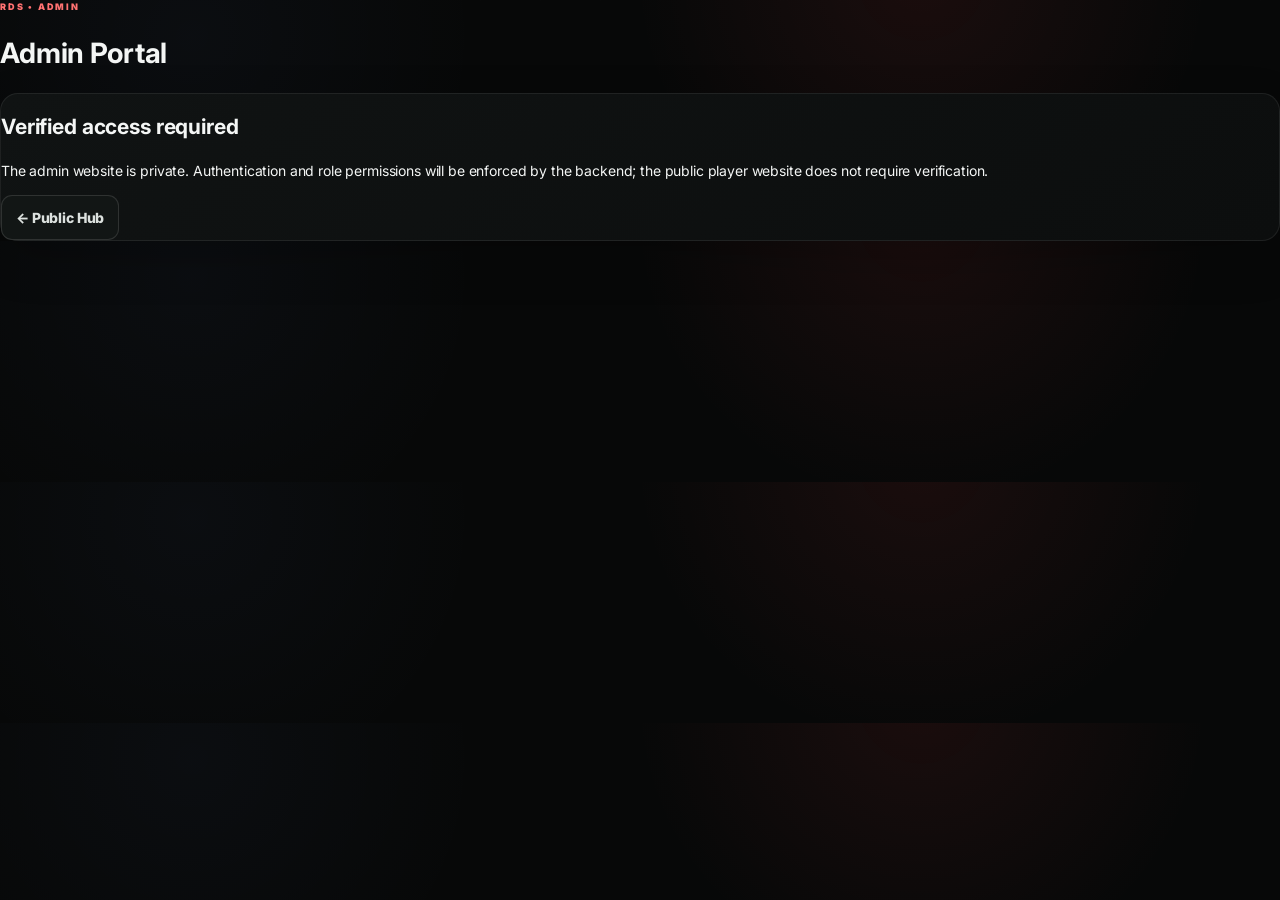
<file: admin/index.html>
<!doctype html><html lang="en"><head><meta charset="utf-8"><meta name="viewport" content="width=device-width,initial-scale=1"><title>RDS Admin Portal</title><link rel="stylesheet" href="../assets/css/style.css"></head><body><main class="container narrow"><p class="eyebrow">RDS • ADMIN</p><h1>Admin Portal</h1><div class="panel"><h2>Verified access required</h2><p>The admin website is private. Authentication and role permissions will be enforced by the backend; the public player website does not require verification.</p><a class="btn" href="../home.html">← Public Hub</a></div></main></body></html>
</file>
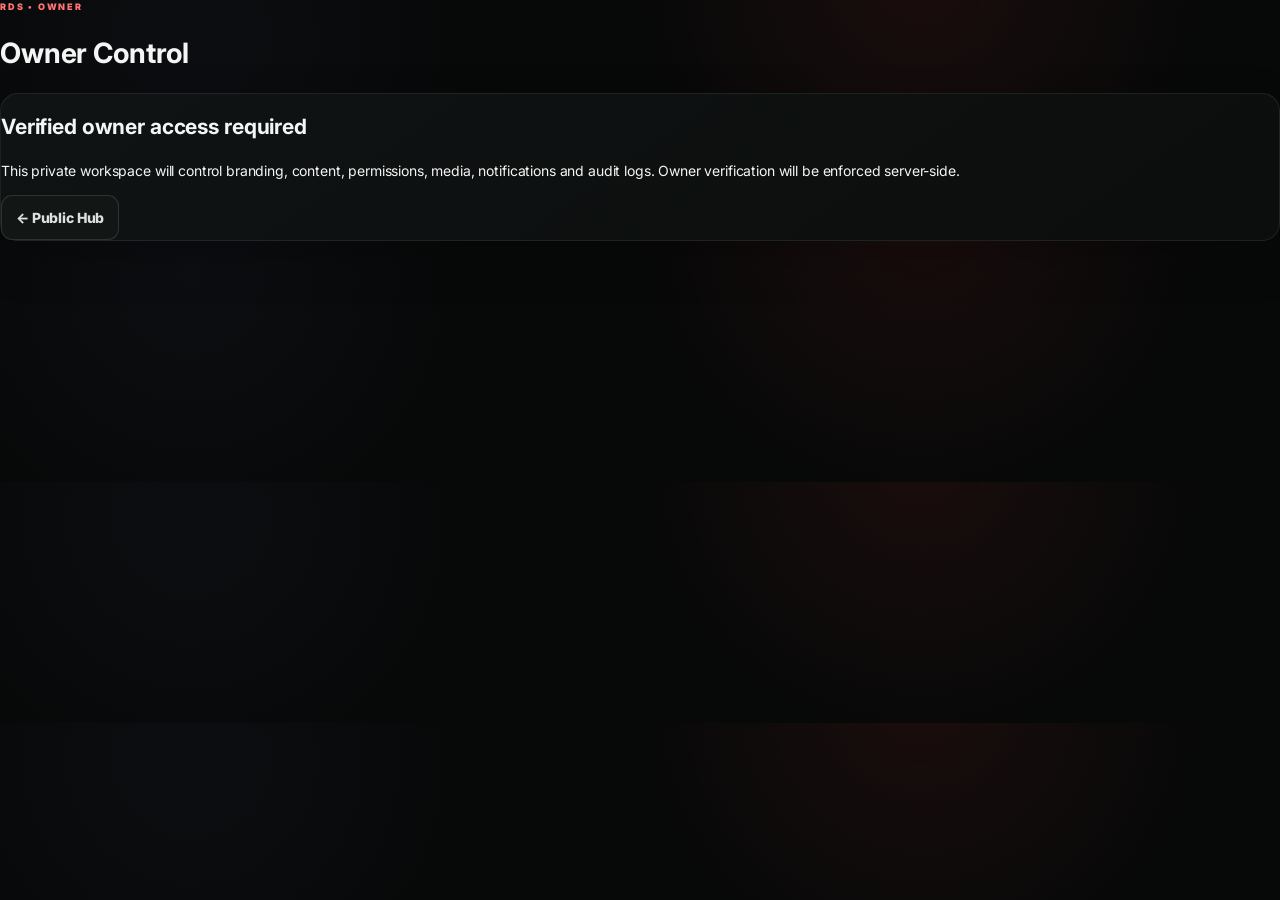
<file: owner/index.html>
<!doctype html><html lang="en"><head><meta charset="utf-8"><meta name="viewport" content="width=device-width,initial-scale=1"><title>RDS Owner Portal</title><link rel="stylesheet" href="../assets/css/style.css"></head><body><main class="container narrow"><p class="eyebrow">RDS • OWNER</p><h1>Owner Control</h1><div class="panel"><h2>Verified owner access required</h2><p>This private workspace will control branding, content, permissions, media, notifications and audit logs. Owner verification will be enforced server-side.</p><a class="btn" href="../home.html">← Public Hub</a></div></main></body></html>
</file>
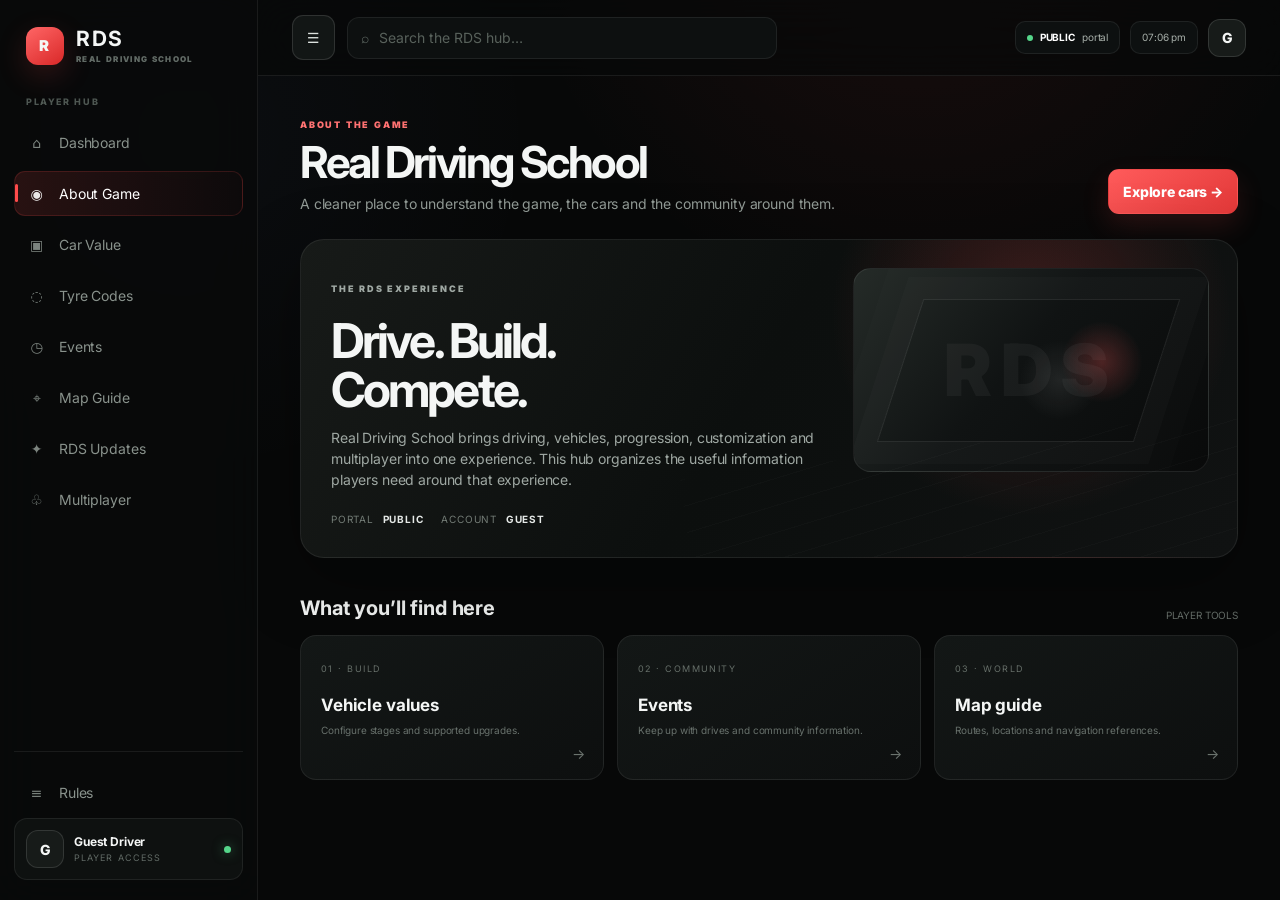
<file: about.html>
<!doctype html><html lang="en"><head><meta charset="utf-8"><meta name="viewport" content="width=device-width,initial-scale=1"><title>About — RDS</title><link rel="stylesheet" href="assets/css/style.css"></head><body><div class="app">
<aside class="sidebar"><a class="brand" href="home.html"><span class="brand-mark">R</span><span class="brand-copy"><strong>RDS</strong><span>REAL DRIVING SCHOOL</span></span></a>
<div class="side-label">PLAYER HUB</div>
<a class="side-link " data-nav href="home.html"><span class="side-ico">⌂</span><span>Dashboard</span></a>
<a class="side-link active" data-nav href="about.html"><span class="side-ico">◉</span><span>About Game</span></a>
<a class="side-link " data-nav href="cars.html"><span class="side-ico">▣</span><span>Car Value</span></a>
<a class="side-link " data-nav href="tyre-codes.html"><span class="side-ico">◌</span><span>Tyre Codes</span></a>
<a class="side-link " data-nav href="events.html"><span class="side-ico">◷</span><span>Events</span></a>
<a class="side-link " data-nav href="map-guide.html"><span class="side-ico">⌖</span><span>Map Guide</span></a>
<a class="side-link " data-nav href="updates.html"><span class="side-ico">✦</span><span>RDS Updates</span></a>
<a class="side-link " data-nav href="multiplayer.html"><span class="side-ico">♧</span><span>Multiplayer</span></a>
<div class="side-bottom"><a class="side-link " data-nav href="rules.html"><span class="side-ico">≡</span><span>Rules</span></a>
<div class="player-card"><div class="avatar">G</div><div><strong>Guest Driver</strong><span>PLAYER ACCESS</span></div><span class="status-dot"></span></div></div></aside><main class="main"><header class="topbar"><div class="top-left"><button class="btn menu-toggle" data-menu>☰</button><div class="searchbox">⌕ <input data-search placeholder="Search the RDS hub…"></div></div><div class="top-right"><div class="top-chip"><span class="live"></span><b>PUBLIC</b> portal</div><div class="top-chip" data-clock>--:--</div><div class="avatar">G</div></div></header><section class="content">
<div class="page-head"><div><p class="eyebrow">ABOUT THE GAME</p><h1>Real Driving School</h1><p>A cleaner place to understand the game, the cars and the community around them.</p></div><a class="primary" href="cars.html">Explore cars →</a></div>
<div class="dashboard-hero reveal" data-reveal><div class="hero-copy"><p class="eyebrow">THE RDS EXPERIENCE</p><h1>Drive. Build.<br>Compete.</h1><p>Real Driving School brings driving, vehicles, progression, customization and multiplayer into one experience. This hub organizes the useful information players need around that experience.</p><div class="hero-meta"><span>PORTAL <b>PUBLIC</b></span><span>ACCOUNT <b>GUEST</b></span></div></div><div class="hero-visual"></div></div>
<div class="section-row"><h2>What you’ll find here</h2><span>PLAYER TOOLS</span></div>
<div class="cards-3 reveal" data-reveal><a class="feature-card" href="cars.html"><span class="num">01 · BUILD</span><h3>Vehicle values</h3><p>Configure stages and supported upgrades.</p><span class="corner">→</span></a><a class="feature-card" href="events.html"><span class="num">02 · COMMUNITY</span><h3>Events</h3><p>Keep up with drives and community information.</p><span class="corner">→</span></a><a class="feature-card" href="map-guide.html"><span class="num">03 · WORLD</span><h3>Map guide</h3><p>Routes, locations and navigation references.</p><span class="corner">→</span></a></div></section></main></div><script src="assets/js/app.js"></script></body></html>
</file>
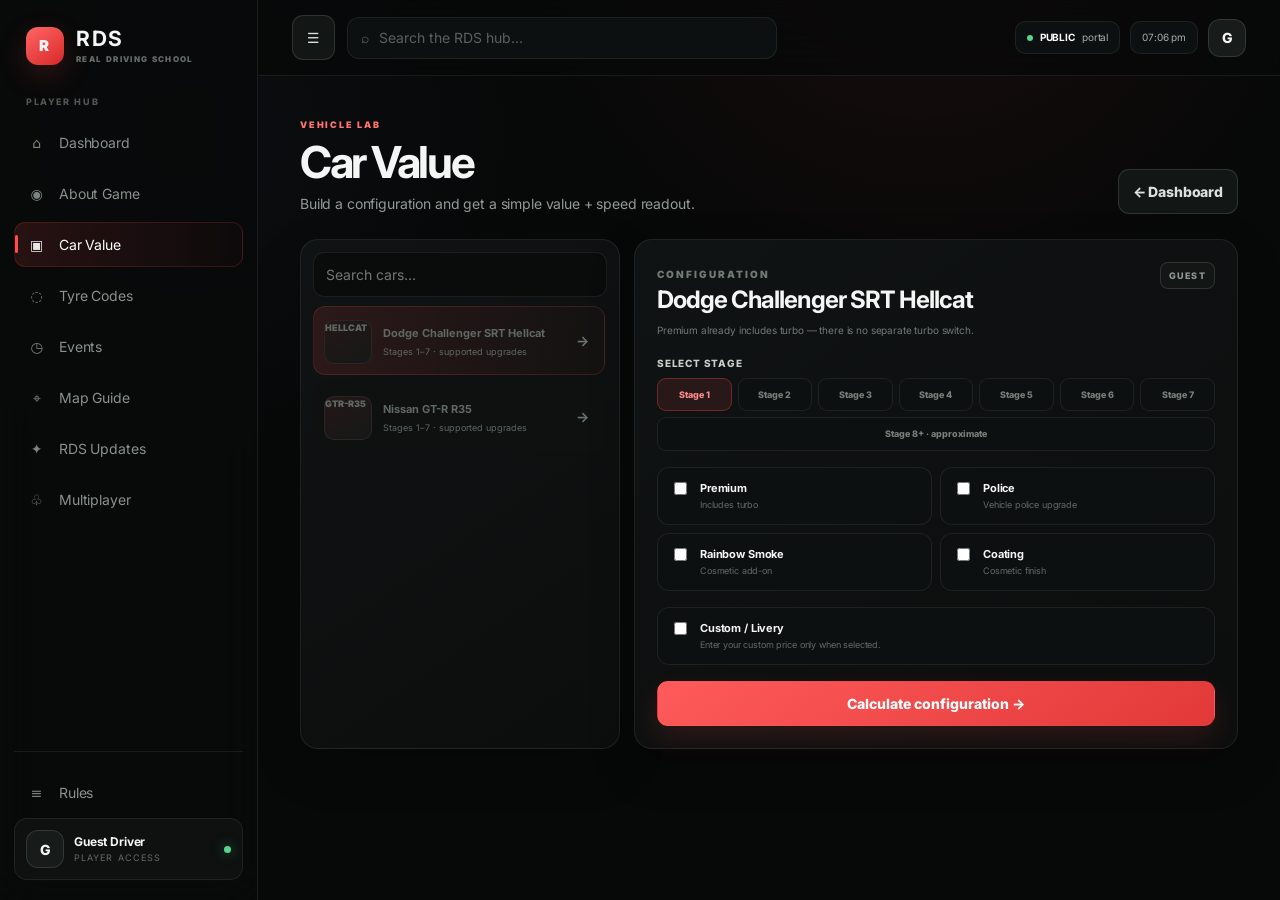
<file: cars.html>
<!doctype html>
<html lang="en"><head><meta charset="utf-8"><meta name="viewport" content="width=device-width,initial-scale=1">
<title>Car Value — RDS</title><link rel="stylesheet" href="assets/css/style.css"></head>
<body>
<div class="app">
<aside class="sidebar">
<a class="brand" href="home.html"><span class="brand-mark">R</span><span class="brand-copy"><strong>RDS</strong><span>REAL DRIVING SCHOOL</span></span></a>
<div class="side-label">PLAYER HUB</div>
<a class="side-link" data-nav href="home.html"><span class="side-ico">⌂</span><span>Dashboard</span></a>
<a class="side-link" data-nav href="about.html"><span class="side-ico">◉</span><span>About Game</span></a>
<a class="side-link" data-nav href="cars.html"><span class="side-ico">▣</span><span>Car Value</span></a>
<a class="side-link" data-nav href="tyre-codes.html"><span class="side-ico">◌</span><span>Tyre Codes</span></a>
<a class="side-link" data-nav href="events.html"><span class="side-ico">◷</span><span>Events</span></a>
<a class="side-link" data-nav href="map-guide.html"><span class="side-ico">⌖</span><span>Map Guide</span></a>
<a class="side-link" data-nav href="updates.html"><span class="side-ico">✦</span><span>RDS Updates</span></a>
<a class="side-link" data-nav href="multiplayer.html"><span class="side-ico">♧</span><span>Multiplayer</span></a>
<div class="side-bottom"><a class="side-link" data-nav href="rules.html"><span class="side-ico">≡</span><span>Rules</span></a><div class="player-card"><div class="avatar">G</div><div><strong>Guest Driver</strong><span>PLAYER ACCESS</span></div><span class="status-dot"></span></div></div>
</aside>
<main class="main">
<header class="topbar"><div class="top-left"><button class="btn menu-toggle" data-menu>☰</button><div class="searchbox">⌕ <input id="globalSearch" placeholder="Search the RDS hub…"></div></div><div class="top-right"><div class="top-chip"><span class="live"></span><b>PUBLIC</b> portal</div><div class="top-chip" data-clock>--:--</div><div class="avatar">G</div></div></header>
<section class="content">
<div class="page-head"><div><p class="eyebrow">VEHICLE LAB</p><h1>Car Value</h1><p>Build a configuration and get a simple value + speed readout.</p></div><div class="actions"><a class="btn" href="home.html">← Dashboard</a></div></div>

<div class="tool-layout">
<section class="panel list-panel reveal" data-reveal>
  <div class="list-search"><input id="carSearch" placeholder="Search cars…"></div>
  <div class="car-list" id="carList"></div>
</section>

<section class="panel calc-panel reveal" data-reveal>
  <div id="calculator"></div>
</section>
</div>
</section></main></div>

<script src="assets/js/app.js"></script>
<script>
const cars=[
 {name:"Dodge Challenger SRT Hellcat",code:"HELLCAT",prices:[650,730,900,1100,1350,1650,2000],speed:[330,400,445,480,510,535,560],premiumPrice:50,police:75,rainbow:10,coating:5},
 {name:"Nissan GT-R R35",code:"GTR-R35",prices:[800,950,1125,1350,1600,1900,2250],speed:[315,365,410,445,475,500,520],premiumPrice:50,police:75,rainbow:10,coating:5}
];
let selected=0,stage=1;
const list=document.getElementById("carList"),calc=document.getElementById("calculator"),search=document.getElementById("carSearch");
function renderCars(){
 const q=search.value.toLowerCase();
 list.innerHTML=cars.map((c,i)=>({...c,i})).filter(c=>c.name.toLowerCase().includes(q)).map(c=>`
 <button class="car-row ${c.i===selected?'chosen':''}" onclick="chooseCar(${c.i})">
   <span class="car-thumb">${c.code}</span><span><b>${c.name}</b><span>Stages 1–7 · supported upgrades</span></span><strong>→</strong>
 </button>`).join("")||'<div style="padding:18px;color:#69716c;font-size:11px">No car matched that search.</div>';
}
function chooseCar(i){selected=i;stage=1;renderCars();renderCalc();}
function money(v){const x=(v||"").toUpperCase().replace(/,/g,"").trim(),m=x.match(/^([0-9]+(?:\.[0-9]+)?)(K|M|B|T)?$/);if(!m)return 0;return parseFloat(m[1])*({K:1e3,M:1e6,B:1e9,T:1e12}[m[2]]||1)}
function stageValue(s){const p=cars[selected].prices;if(s<=7)return p[s-1]*1e6;const ratio=p[6]/p[5];return Math.round(p[6]*1e6*Math.pow(ratio,s-7))}
function stageSpeed(s){const a=cars[selected].speed;if(s<=7)return a[s-1];const ratio=a[6]/a[5];return Math.round(a[6]*Math.pow(ratio,s-7))}
function renderCalc(){
 const c=cars[selected];
 calc.innerHTML=`
  <div class="calc-top"><div><p class="eyebrow">CONFIGURATION</p><h2>${c.name}</h2><p>Premium already includes turbo — there is no separate turbo switch.</p></div><span class="tag">GUEST</span></div>
  <div class="field"><label>SELECT STAGE</label><div class="stage-grid">${[1,2,3,4,5,6,7].map(s=>`<button class="stage-btn ${stage===s?'active':''}" onclick="setStage(${s})">Stage ${s}</button>`).join("")}<button class="stage-btn stage-more ${stage>7?'active':''}" onclick="setStage(8)">Stage 8+ · approximate</button></div></div>
  <div class="option-cards">
   <label class="option"><input id="premium" type="checkbox"><span><b>Premium</b><small>Includes turbo</small></span></label>
   <label class="option"><input id="police" type="checkbox"><span><b>Police</b><small>Vehicle police upgrade</small></span></label>
   <label class="option"><input id="rainbow" type="checkbox"><span><b>Rainbow Smoke</b><small>Cosmetic add-on</small></span></label>
   <label class="option"><input id="coating" type="checkbox"><span><b>Coating</b><small>Cosmetic finish</small></span></label>
  </div>
  <label class="option" style="margin-bottom:16px"><input id="livery" type="checkbox" onchange="toggleLivery()"><span><b>Custom / Livery</b><small>Enter your custom price only when selected.</small></span></label>
  <div id="liveryWrap" class="field hidden"><label>CUSTOM PRICE</label><input id="customPrice" type="text" placeholder="25M · 500K · 1B"></div>
  <button class="primary" style="width:100%" onclick="calculate()">Calculate configuration →</button>
  <div id="result"></div>`;
}
function toggleLivery(){document.getElementById("liveryWrap").classList.toggle("hidden",!document.getElementById("livery").checked)}
function setStage(s){stage=s;renderCalc()}
function calculate(){
 const c=cars[selected];let base=stageValue(stage),sp=stageSpeed(stage),adds=[];
 if(document.getElementById("premium").checked)adds.push(["Premium · includes turbo",c.premiumPrice*1e6]);
 if(document.getElementById("police").checked)adds.push(["Police",c.police*1e6]);
 if(document.getElementById("rainbow").checked)adds.push(["Rainbow Smoke",c.rainbow*1e6]);
 if(document.getElementById("coating").checked)adds.push(["Coating",c.coating*1e6]);
 if(document.getElementById("livery").checked){const v=money(document.getElementById("customPrice").value);if(v)adds.push(["Custom / Livery",v])}
 const total=base+adds.reduce((a,x)=>a+x[1],0),approx=stage>7;
 document.getElementById("result").innerHTML=`
 <div class="result-box">
  <div class="result-label">${approx?'APPROXIMATE VALUE':'CONFIGURED VALUE'}</div>
  <div class="result-main"><strong>${RDS.money(total)}</strong><span>₹${RDS.inr(total)}</span></div>
  <div class="spec-grid"><div class="spec"><small>TOP SPEED</small><b>${sp} km/h</b></div><div class="spec"><small>MPH</small><b>${Math.round(sp*.621371)} mph</b></div><div class="spec"><small>STAGE</small><b>${stage}${approx?'+':''}</b></div></div>
  ${adds.length?`<div style="margin-top:11px;border-top:1px solid var(--line);padding-top:10px">${adds.map(x=>`<div style="display:flex;justify-content:space-between;padding:5px 0;color:#858e88;font-size:10px"><span>${x[0]}</span><b style="color:#dce1dd">+${RDS.money(x[1])}</b></div>`).join("")}</div>`:''}
  <p class="result-note">${approx?'Stage 8+ is an approximation extrapolated from the previous available stage data.':'Result uses the configured stage and selected add-ons in this page dataset.'}</p>
 </div>`;
}
search.addEventListener("input",renderCars);
renderCars();renderCalc();
</script></body></html>
</file>
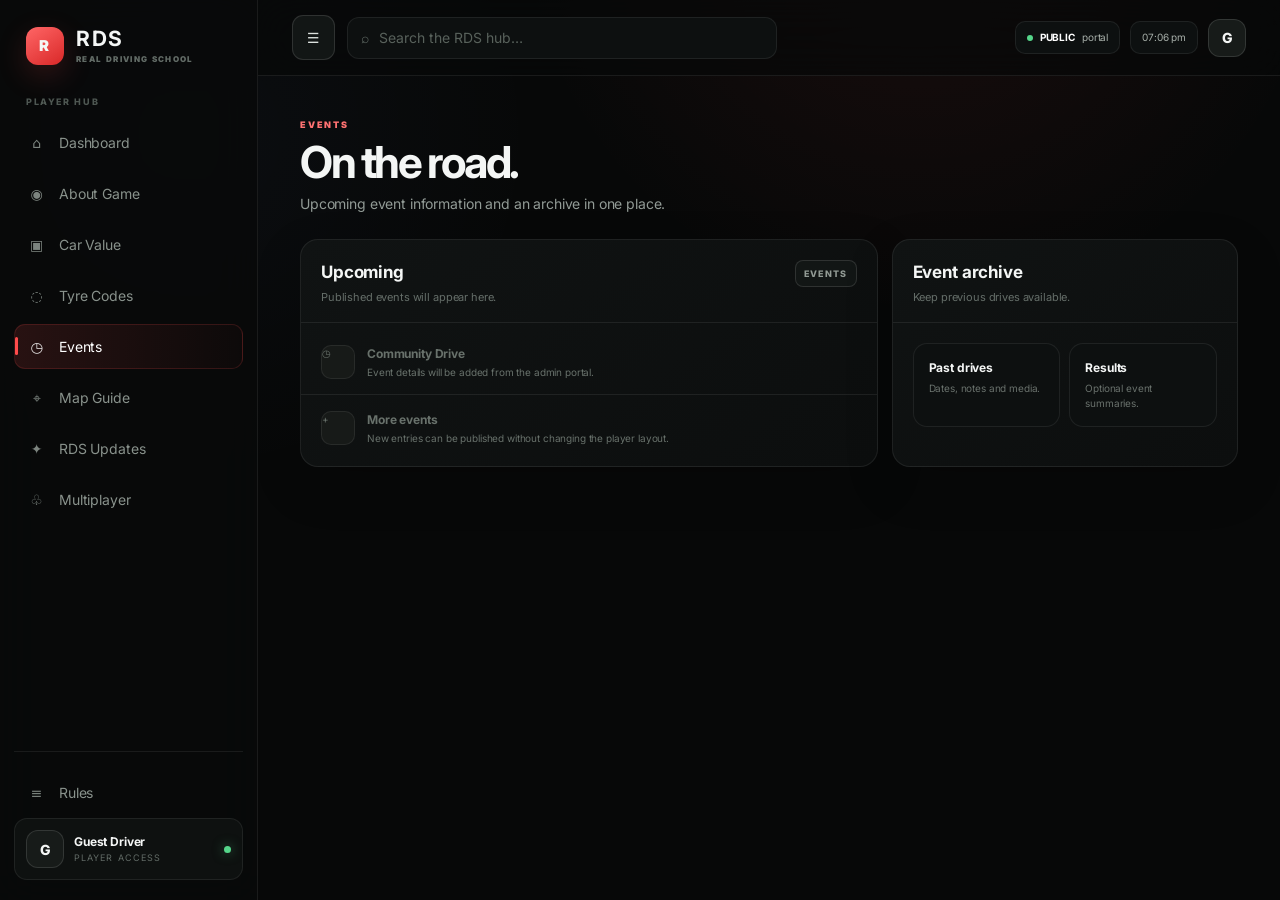
<file: events.html>
<!doctype html><html lang="en"><head><meta charset="utf-8"><meta name="viewport" content="width=device-width,initial-scale=1"><title>Events — RDS</title><link rel="stylesheet" href="assets/css/style.css"></head><body><div class="app">
<aside class="sidebar"><a class="brand" href="home.html"><span class="brand-mark">R</span><span class="brand-copy"><strong>RDS</strong><span>REAL DRIVING SCHOOL</span></span></a>
<div class="side-label">PLAYER HUB</div>
<a class="side-link " data-nav href="home.html"><span class="side-ico">⌂</span><span>Dashboard</span></a>
<a class="side-link " data-nav href="about.html"><span class="side-ico">◉</span><span>About Game</span></a>
<a class="side-link " data-nav href="cars.html"><span class="side-ico">▣</span><span>Car Value</span></a>
<a class="side-link " data-nav href="tyre-codes.html"><span class="side-ico">◌</span><span>Tyre Codes</span></a>
<a class="side-link active" data-nav href="events.html"><span class="side-ico">◷</span><span>Events</span></a>
<a class="side-link " data-nav href="map-guide.html"><span class="side-ico">⌖</span><span>Map Guide</span></a>
<a class="side-link " data-nav href="updates.html"><span class="side-ico">✦</span><span>RDS Updates</span></a>
<a class="side-link " data-nav href="multiplayer.html"><span class="side-ico">♧</span><span>Multiplayer</span></a>
<div class="side-bottom"><a class="side-link " data-nav href="rules.html"><span class="side-ico">≡</span><span>Rules</span></a>
<div class="player-card"><div class="avatar">G</div><div><strong>Guest Driver</strong><span>PLAYER ACCESS</span></div><span class="status-dot"></span></div></div></aside><main class="main"><header class="topbar"><div class="top-left"><button class="btn menu-toggle" data-menu>☰</button><div class="searchbox">⌕ <input data-search placeholder="Search the RDS hub…"></div></div><div class="top-right"><div class="top-chip"><span class="live"></span><b>PUBLIC</b> portal</div><div class="top-chip" data-clock>--:--</div><div class="avatar">G</div></div></header><section class="content">
<div class="page-head"><div><p class="eyebrow">EVENTS</p><h1>On the road.</h1><p>Upcoming event information and an archive in one place.</p></div></div>
<div class="grid-2"><section class="panel"><div class="panel-head"><div><h2>Upcoming</h2><p>Published events will appear here.</p></div><span class="tag">EVENTS</span></div><div class="activity"><div class="activity-row"><span class="activity-icon">◷</span><span><strong>Community Drive</strong><span>Event details will be added from the admin portal.</span></span></div><div class="activity-row"><span class="activity-icon">+</span><span><strong>More events</strong><span>New entries can be published without changing the player layout.</span></span></div></div></section><section class="panel"><div class="panel-head"><div><h2>Event archive</h2><p>Keep previous drives available.</p></div></div><div class="quick-grid"><div class="quick"><b>Past drives</b><span>Dates, notes and media.</span></div><div class="quick"><b>Results</b><span>Optional event summaries.</span></div></div></section></div></section></main></div><script src="assets/js/app.js"></script></body></html>
</file>
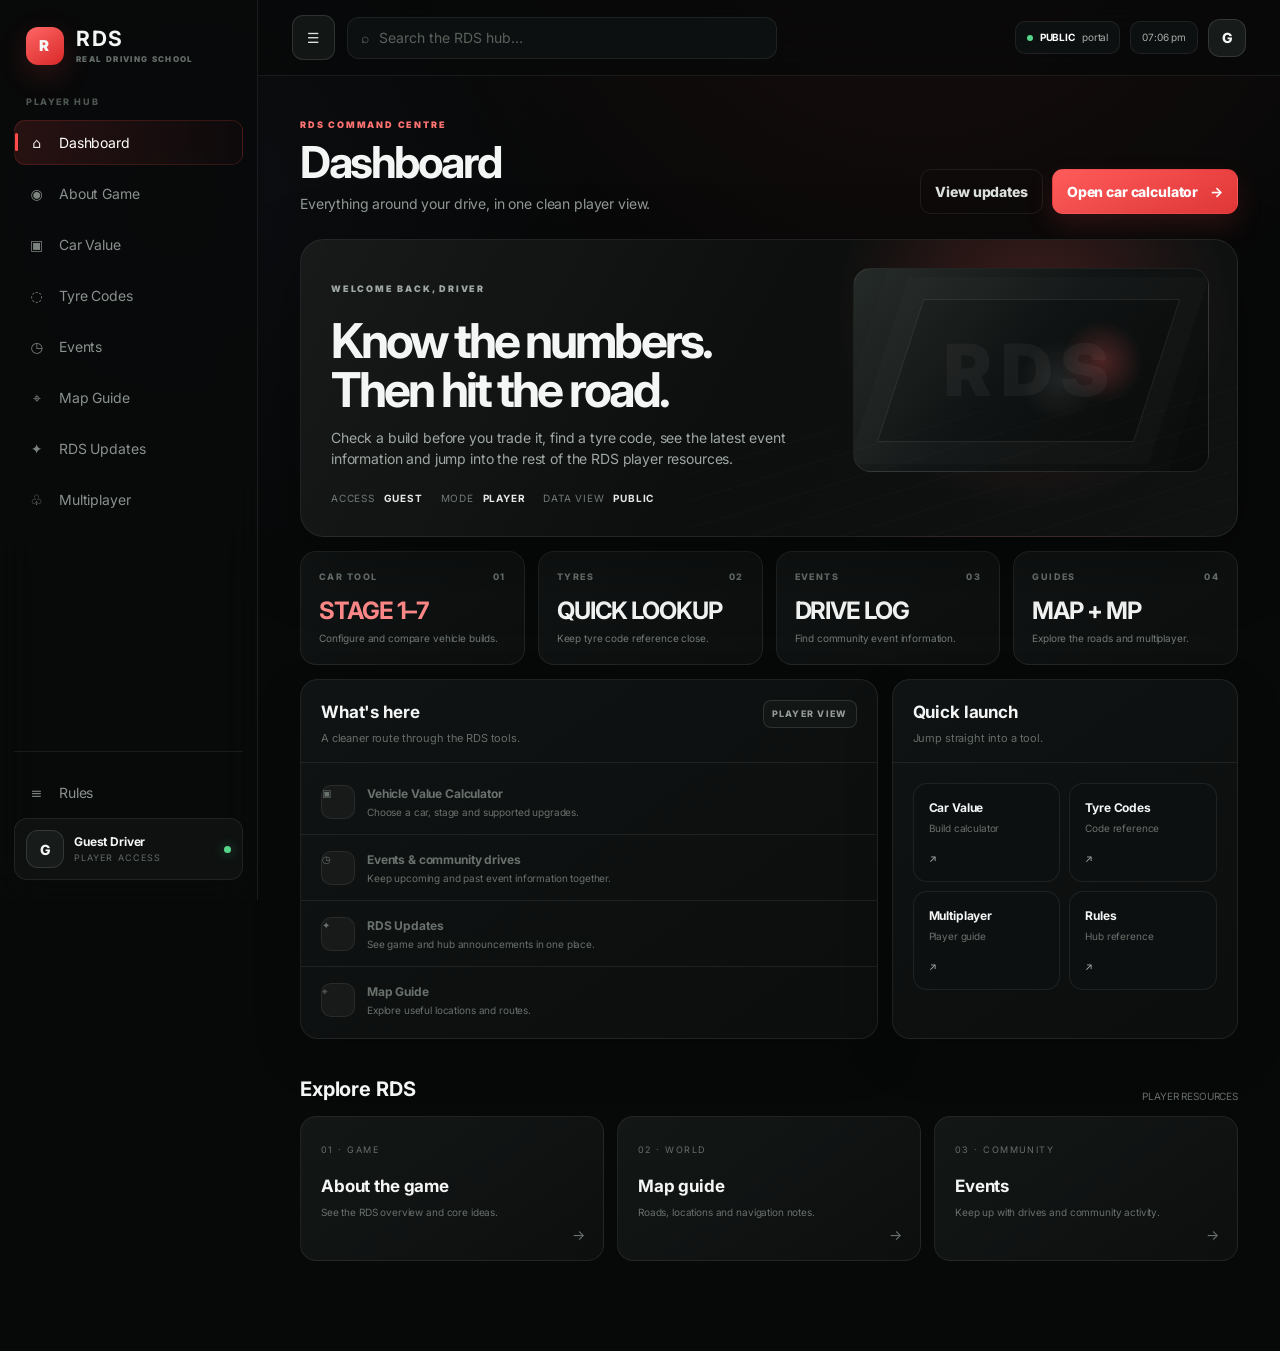
<file: home.html>
<!doctype html>
<html lang="en"><head><meta charset="utf-8"><meta name="viewport" content="width=device-width,initial-scale=1">
<title>Dashboard — RDS</title><link rel="stylesheet" href="assets/css/style.css"></head>
<body>
<div class="app">
<aside class="sidebar">
  <a class="brand" href="home.html"><span class="brand-mark">R</span><span class="brand-copy"><strong>RDS</strong><span>REAL DRIVING SCHOOL</span></span></a>
  <div class="side-label">PLAYER HUB</div>
  <a class="side-link" data-nav href="home.html"><span class="side-ico">⌂</span><span>Dashboard</span></a>
  <a class="side-link" data-nav href="about.html"><span class="side-ico">◉</span><span>About Game</span></a>
  <a class="side-link" data-nav href="cars.html"><span class="side-ico">▣</span><span>Car Value</span></a>
  <a class="side-link" data-nav href="tyre-codes.html"><span class="side-ico">◌</span><span>Tyre Codes</span></a>
  <a class="side-link" data-nav href="events.html"><span class="side-ico">◷</span><span>Events</span></a>
  <a class="side-link" data-nav href="map-guide.html"><span class="side-ico">⌖</span><span>Map Guide</span></a>
  <a class="side-link" data-nav href="updates.html"><span class="side-ico">✦</span><span>RDS Updates</span></a>
  <a class="side-link" data-nav href="multiplayer.html"><span class="side-ico">♧</span><span>Multiplayer</span></a>
  <div class="side-bottom">
    <a class="side-link" data-nav href="rules.html"><span class="side-ico">≡</span><span>Rules</span></a>
    <div class="player-card"><div class="avatar">G</div><div><strong>Guest Driver</strong><span>PLAYER ACCESS</span></div><span class="status-dot"></span></div>
  </div>
</aside>
<main class="main">
<header class="topbar"><div class="top-left"><button class="btn menu-toggle" data-menu>☰</button><div class="searchbox">⌕ <input data-search placeholder="Search the RDS hub…"></div></div><div class="top-right"><div class="top-chip"><span class="live"></span><b>PUBLIC</b> portal</div><div class="top-chip" data-clock>--:--</div><div class="avatar">G</div></div></header>
<section class="content">
<div class="page-head"><div><p class="eyebrow">RDS COMMAND CENTRE</p><h1>Dashboard</h1><p>Everything around your drive, in one clean player view.</p></div><div class="actions"><a class="btn ghost" href="updates.html">View updates</a><a class="primary" href="cars.html">Open car calculator <b>→</b></a></div></div>

<section class="dashboard-hero reveal" data-reveal>
  <div class="hero-copy">
    <p class="eyebrow">WELCOME BACK, DRIVER</p>
    <h1>Know the numbers.<br>Then hit the road.</h1>
    <p>Check a build before you trade it, find a tyre code, see the latest event information and jump into the rest of the RDS player resources.</p>
    <div class="hero-meta"><span>ACCESS <b>GUEST</b></span><span>MODE <b>PLAYER</b></span><span>DATA VIEW <b>PUBLIC</b></span></div>
  </div>
  <div class="hero-visual"></div>
</section>

<section class="metric-grid reveal" data-reveal>
  <div class="metric metric-accent"><div class="metric-top"><span>CAR TOOL</span><span>01</span></div><h3>STAGE 1–7</h3><p>Configure and compare vehicle builds.</p></div>
  <div class="metric"><div class="metric-top"><span>TYRES</span><span>02</span></div><h3>QUICK LOOKUP</h3><p>Keep tyre code reference close.</p></div>
  <div class="metric"><div class="metric-top"><span>EVENTS</span><span>03</span></div><h3>DRIVE LOG</h3><p>Find community event information.</p></div>
  <div class="metric"><div class="metric-top"><span>GUIDES</span><span>04</span></div><h3>MAP + MP</h3><p>Explore the roads and multiplayer.</p></div>
</section>

<div class="grid-2 reveal" data-reveal>
  <section class="panel">
    <div class="panel-head"><div><h2>What's here</h2><p>A cleaner route through the RDS tools.</p></div><span class="tag">PLAYER VIEW</span></div>
    <div class="activity">
      <a class="activity-row" href="cars.html"><span class="activity-icon">▣</span><span><strong>Vehicle Value Calculator</strong><span>Choose a car, stage and supported upgrades.</span></span></a>
      <a class="activity-row" href="events.html"><span class="activity-icon">◷</span><span><strong>Events & community drives</strong><span>Keep upcoming and past event information together.</span></span></a>
      <a class="activity-row" href="updates.html"><span class="activity-icon">✦</span><span><strong>RDS Updates</strong><span>See game and hub announcements in one place.</span></span></a>
      <a class="activity-row" href="map-guide.html"><span class="activity-icon">⌖</span><span><strong>Map Guide</strong><span>Explore useful locations and routes.</span></span></a>
    </div>
  </section>
  <section class="panel">
    <div class="panel-head"><div><h2>Quick launch</h2><p>Jump straight into a tool.</p></div></div>
    <div class="quick-grid">
      <a class="quick" href="cars.html"><b>Car Value</b><span>Build calculator</span><span class="q-arrow">↗</span></a>
      <a class="quick" href="tyre-codes.html"><b>Tyre Codes</b><span>Code reference</span><span class="q-arrow">↗</span></a>
      <a class="quick" href="multiplayer.html"><b>Multiplayer</b><span>Player guide</span><span class="q-arrow">↗</span></a>
      <a class="quick" href="rules.html"><b>Rules</b><span>Hub reference</span><span class="q-arrow">↗</span></a>
    </div>
  </section>
</div>

<div class="section-row"><h2>Explore RDS</h2><span>PLAYER RESOURCES</span></div>
<div class="cards-3 reveal" data-reveal>
  <a class="feature-card" href="about.html"><span class="num">01 · GAME</span><h3>About the game</h3><p>See the RDS overview and core ideas.</p><span class="corner">→</span></a>
  <a class="feature-card" href="map-guide.html"><span class="num">02 · WORLD</span><h3>Map guide</h3><p>Roads, locations and navigation notes.</p><span class="corner">→</span></a>
  <a class="feature-card" href="events.html"><span class="num">03 · COMMUNITY</span><h3>Events</h3><p>Keep up with drives and community activity.</p><span class="corner">→</span></a>
</div>
</section></main></div>
<script src="assets/js/app.js"></script></body></html>
</file>
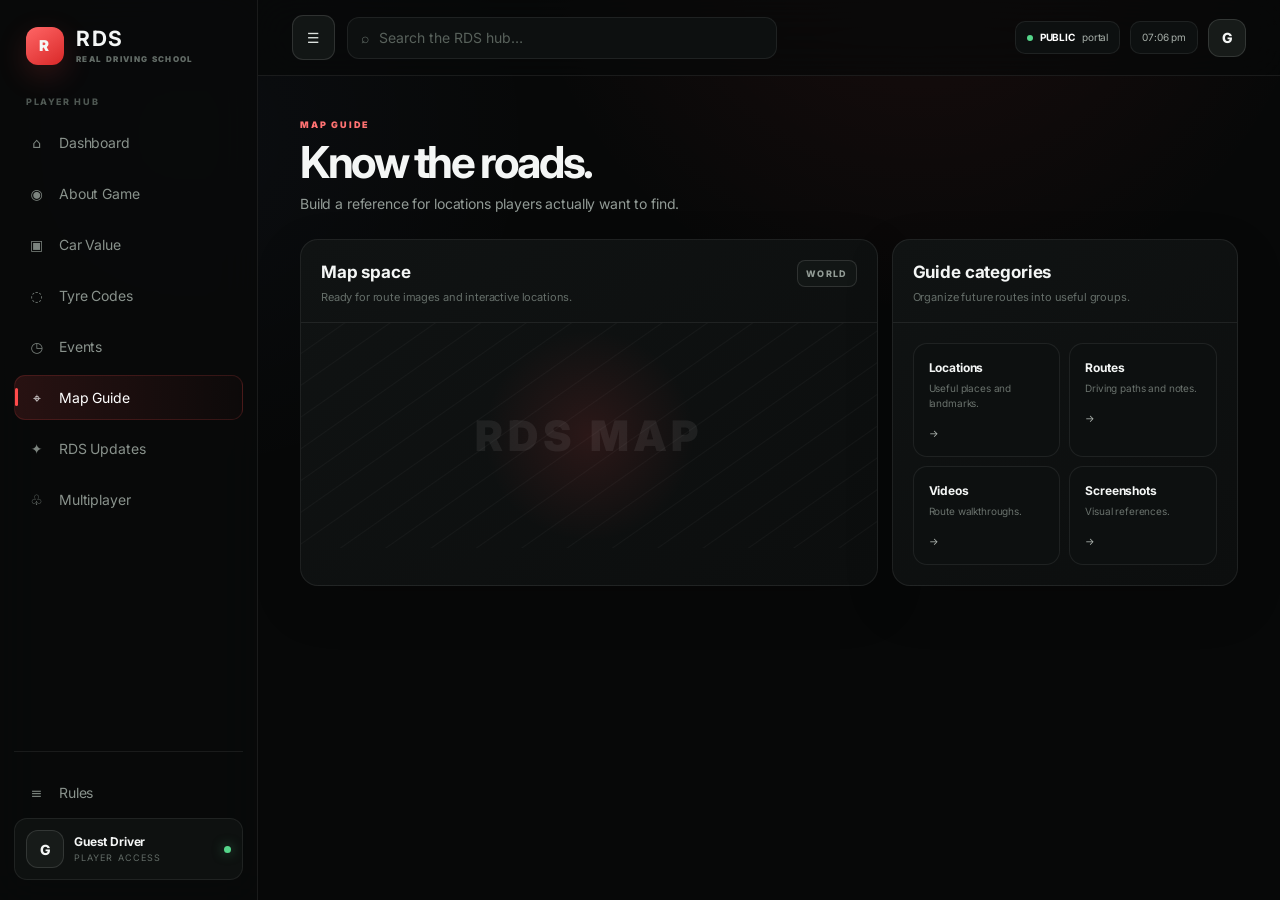
<file: map-guide.html>
<!doctype html><html lang="en"><head><meta charset="utf-8"><meta name="viewport" content="width=device-width,initial-scale=1"><title>Map Guide — RDS</title><link rel="stylesheet" href="assets/css/style.css"></head><body><div class="app">
<aside class="sidebar"><a class="brand" href="home.html"><span class="brand-mark">R</span><span class="brand-copy"><strong>RDS</strong><span>REAL DRIVING SCHOOL</span></span></a>
<div class="side-label">PLAYER HUB</div>
<a class="side-link " data-nav href="home.html"><span class="side-ico">⌂</span><span>Dashboard</span></a>
<a class="side-link " data-nav href="about.html"><span class="side-ico">◉</span><span>About Game</span></a>
<a class="side-link " data-nav href="cars.html"><span class="side-ico">▣</span><span>Car Value</span></a>
<a class="side-link " data-nav href="tyre-codes.html"><span class="side-ico">◌</span><span>Tyre Codes</span></a>
<a class="side-link " data-nav href="events.html"><span class="side-ico">◷</span><span>Events</span></a>
<a class="side-link active" data-nav href="map-guide.html"><span class="side-ico">⌖</span><span>Map Guide</span></a>
<a class="side-link " data-nav href="updates.html"><span class="side-ico">✦</span><span>RDS Updates</span></a>
<a class="side-link " data-nav href="multiplayer.html"><span class="side-ico">♧</span><span>Multiplayer</span></a>
<div class="side-bottom"><a class="side-link " data-nav href="rules.html"><span class="side-ico">≡</span><span>Rules</span></a>
<div class="player-card"><div class="avatar">G</div><div><strong>Guest Driver</strong><span>PLAYER ACCESS</span></div><span class="status-dot"></span></div></div></aside><main class="main"><header class="topbar"><div class="top-left"><button class="btn menu-toggle" data-menu>☰</button><div class="searchbox">⌕ <input data-search placeholder="Search the RDS hub…"></div></div><div class="top-right"><div class="top-chip"><span class="live"></span><b>PUBLIC</b> portal</div><div class="top-chip" data-clock>--:--</div><div class="avatar">G</div></div></header><section class="content">
<div class="page-head"><div><p class="eyebrow">MAP GUIDE</p><h1>Know the roads.</h1><p>Build a reference for locations players actually want to find.</p></div></div>
<div class="grid-2"><section class="panel" style="min-height:300px"><div class="panel-head"><div><h2>Map space</h2><p>Ready for route images and interactive locations.</p></div><span class="tag">WORLD</span></div><div style="height:225px;display:grid;place-items:center;background:radial-gradient(circle,rgba(255,75,75,.12),transparent 34%),repeating-linear-gradient(145deg,transparent 0 24px,rgba(255,255,255,.035) 25px,transparent 26px)"><span style="font-size:42px;font-weight:900;color:rgba(255,255,255,.07);letter-spacing:.12em">RDS MAP</span></div></section><section class="panel"><div class="panel-head"><div><h2>Guide categories</h2><p>Organize future routes into useful groups.</p></div></div><div class="quick-grid"><div class="quick"><b>Locations</b><span>Useful places and landmarks.</span><span class="q-arrow">→</span></div><div class="quick"><b>Routes</b><span>Driving paths and notes.</span><span class="q-arrow">→</span></div><div class="quick"><b>Videos</b><span>Route walkthroughs.</span><span class="q-arrow">→</span></div><div class="quick"><b>Screenshots</b><span>Visual references.</span><span class="q-arrow">→</span></div></div></section></div></section></main></div><script src="assets/js/app.js"></script></body></html>
</file>
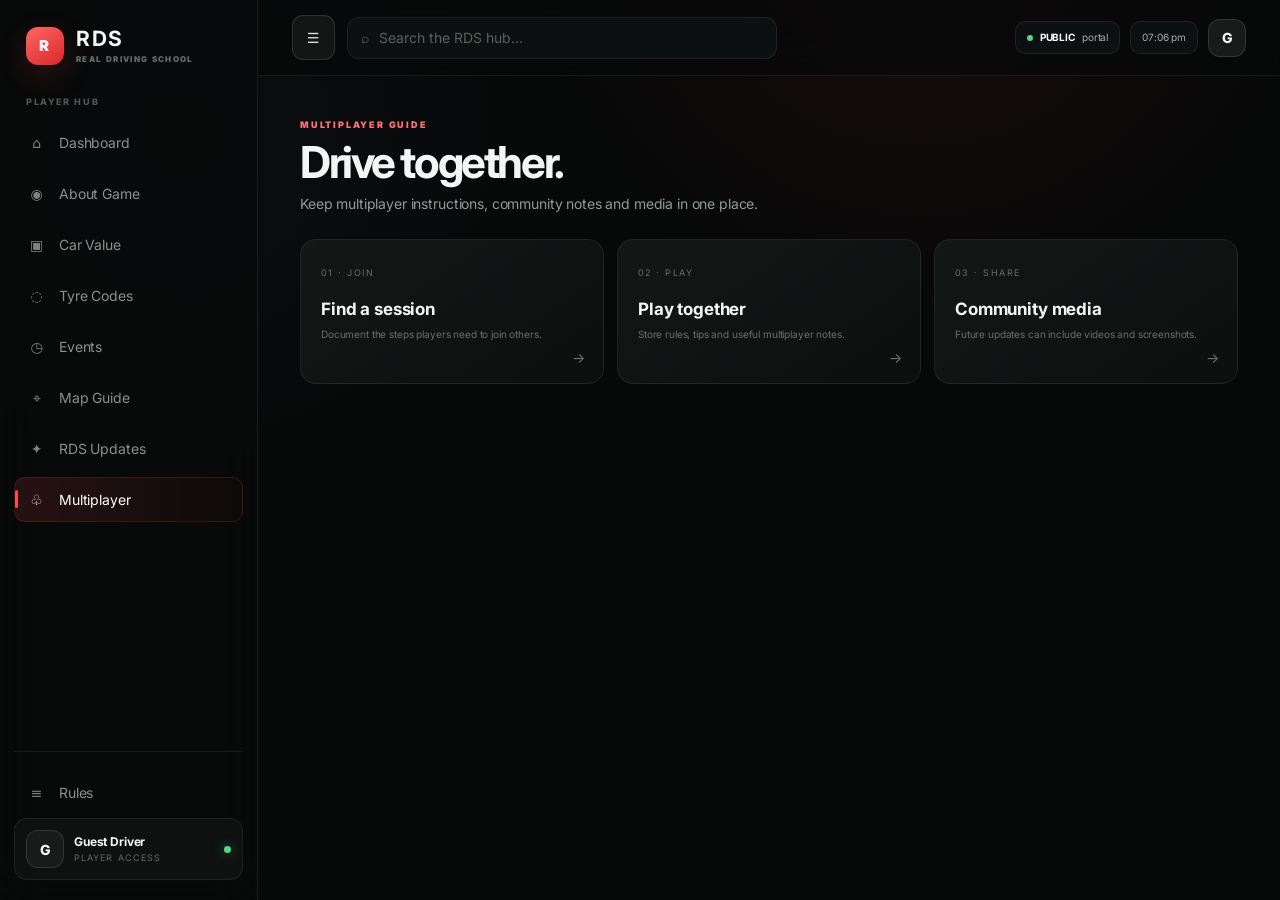
<file: multiplayer.html>
<!doctype html><html lang="en"><head><meta charset="utf-8"><meta name="viewport" content="width=device-width,initial-scale=1"><title>Multiplayer — RDS</title><link rel="stylesheet" href="assets/css/style.css"></head><body><div class="app">
<aside class="sidebar"><a class="brand" href="home.html"><span class="brand-mark">R</span><span class="brand-copy"><strong>RDS</strong><span>REAL DRIVING SCHOOL</span></span></a>
<div class="side-label">PLAYER HUB</div>
<a class="side-link " data-nav href="home.html"><span class="side-ico">⌂</span><span>Dashboard</span></a>
<a class="side-link " data-nav href="about.html"><span class="side-ico">◉</span><span>About Game</span></a>
<a class="side-link " data-nav href="cars.html"><span class="side-ico">▣</span><span>Car Value</span></a>
<a class="side-link " data-nav href="tyre-codes.html"><span class="side-ico">◌</span><span>Tyre Codes</span></a>
<a class="side-link " data-nav href="events.html"><span class="side-ico">◷</span><span>Events</span></a>
<a class="side-link " data-nav href="map-guide.html"><span class="side-ico">⌖</span><span>Map Guide</span></a>
<a class="side-link " data-nav href="updates.html"><span class="side-ico">✦</span><span>RDS Updates</span></a>
<a class="side-link active" data-nav href="multiplayer.html"><span class="side-ico">♧</span><span>Multiplayer</span></a>
<div class="side-bottom"><a class="side-link " data-nav href="rules.html"><span class="side-ico">≡</span><span>Rules</span></a>
<div class="player-card"><div class="avatar">G</div><div><strong>Guest Driver</strong><span>PLAYER ACCESS</span></div><span class="status-dot"></span></div></div></aside><main class="main"><header class="topbar"><div class="top-left"><button class="btn menu-toggle" data-menu>☰</button><div class="searchbox">⌕ <input data-search placeholder="Search the RDS hub…"></div></div><div class="top-right"><div class="top-chip"><span class="live"></span><b>PUBLIC</b> portal</div><div class="top-chip" data-clock>--:--</div><div class="avatar">G</div></div></header><section class="content">
<div class="page-head"><div><p class="eyebrow">MULTIPLAYER GUIDE</p><h1>Drive together.</h1><p>Keep multiplayer instructions, community notes and media in one place.</p></div></div>
<div class="cards-3"><div class="feature-card"><span class="num">01 · JOIN</span><h3>Find a session</h3><p>Document the steps players need to join others.</p><span class="corner">→</span></div><div class="feature-card"><span class="num">02 · PLAY</span><h3>Play together</h3><p>Store rules, tips and useful multiplayer notes.</p><span class="corner">→</span></div><div class="feature-card"><span class="num">03 · SHARE</span><h3>Community media</h3><p>Future updates can include videos and screenshots.</p><span class="corner">→</span></div></div></section></main></div><script src="assets/js/app.js"></script></body></html>
</file>
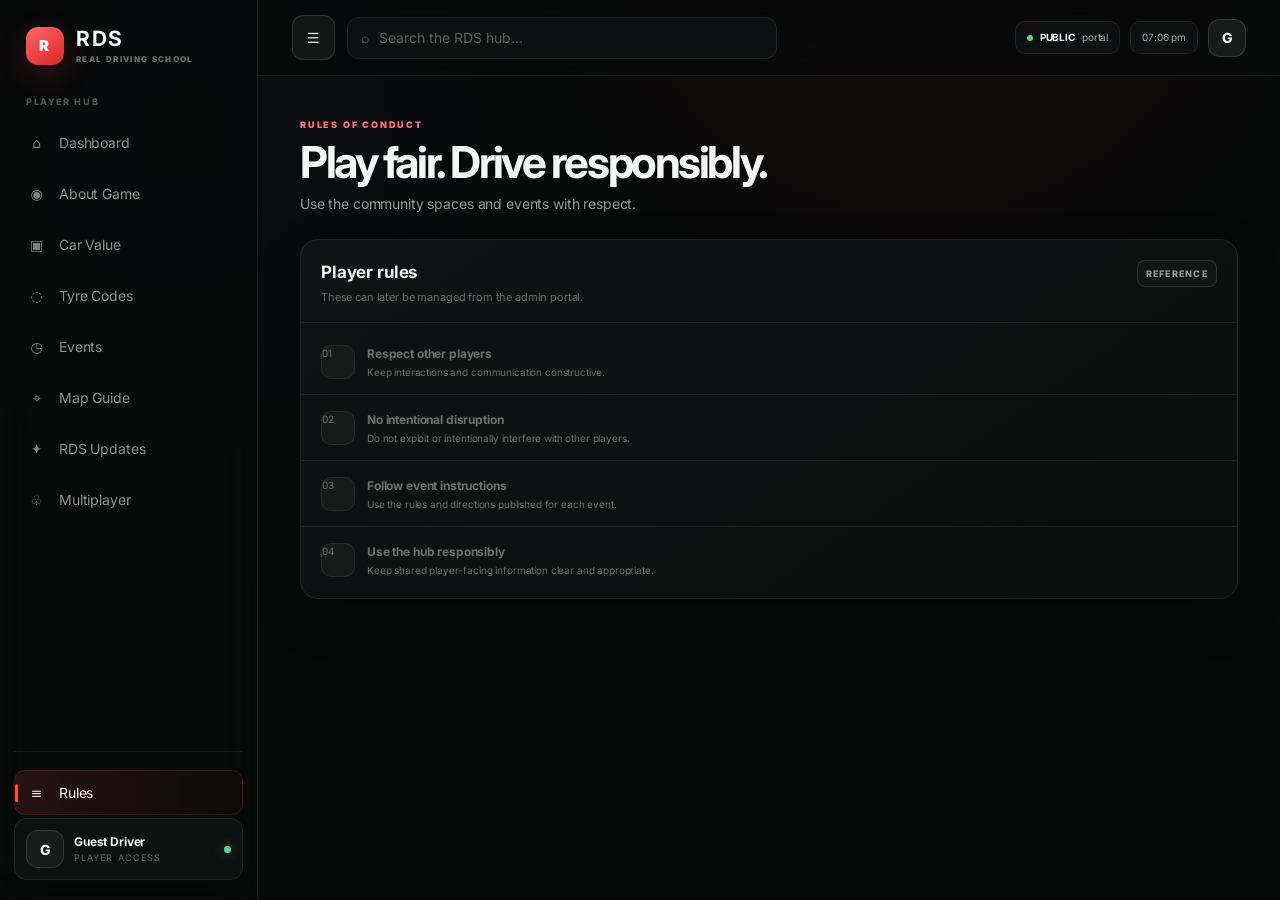
<file: rules.html>
<!doctype html><html lang="en"><head><meta charset="utf-8"><meta name="viewport" content="width=device-width,initial-scale=1"><title>Rules — RDS</title><link rel="stylesheet" href="assets/css/style.css"></head><body><div class="app">
<aside class="sidebar"><a class="brand" href="home.html"><span class="brand-mark">R</span><span class="brand-copy"><strong>RDS</strong><span>REAL DRIVING SCHOOL</span></span></a>
<div class="side-label">PLAYER HUB</div>
<a class="side-link " data-nav href="home.html"><span class="side-ico">⌂</span><span>Dashboard</span></a>
<a class="side-link " data-nav href="about.html"><span class="side-ico">◉</span><span>About Game</span></a>
<a class="side-link " data-nav href="cars.html"><span class="side-ico">▣</span><span>Car Value</span></a>
<a class="side-link " data-nav href="tyre-codes.html"><span class="side-ico">◌</span><span>Tyre Codes</span></a>
<a class="side-link " data-nav href="events.html"><span class="side-ico">◷</span><span>Events</span></a>
<a class="side-link " data-nav href="map-guide.html"><span class="side-ico">⌖</span><span>Map Guide</span></a>
<a class="side-link " data-nav href="updates.html"><span class="side-ico">✦</span><span>RDS Updates</span></a>
<a class="side-link " data-nav href="multiplayer.html"><span class="side-ico">♧</span><span>Multiplayer</span></a>
<div class="side-bottom"><a class="side-link active" data-nav href="rules.html"><span class="side-ico">≡</span><span>Rules</span></a>
<div class="player-card"><div class="avatar">G</div><div><strong>Guest Driver</strong><span>PLAYER ACCESS</span></div><span class="status-dot"></span></div></div></aside><main class="main"><header class="topbar"><div class="top-left"><button class="btn menu-toggle" data-menu>☰</button><div class="searchbox">⌕ <input data-search placeholder="Search the RDS hub…"></div></div><div class="top-right"><div class="top-chip"><span class="live"></span><b>PUBLIC</b> portal</div><div class="top-chip" data-clock>--:--</div><div class="avatar">G</div></div></header><section class="content">
<div class="page-head"><div><p class="eyebrow">RULES OF CONDUCT</p><h1>Play fair. Drive responsibly.</h1><p>Use the community spaces and events with respect.</p></div></div>
<section class="panel"><div class="panel-head"><div><h2>Player rules</h2><p>These can later be managed from the admin portal.</p></div><span class="tag">REFERENCE</span></div><div class="activity"><div class="activity-row"><span class="activity-icon">01</span><span><strong>Respect other players</strong><span>Keep interactions and communication constructive.</span></span></div><div class="activity-row"><span class="activity-icon">02</span><span><strong>No intentional disruption</strong><span>Do not exploit or intentionally interfere with other players.</span></span></div><div class="activity-row"><span class="activity-icon">03</span><span><strong>Follow event instructions</strong><span>Use the rules and directions published for each event.</span></span></div><div class="activity-row"><span class="activity-icon">04</span><span><strong>Use the hub responsibly</strong><span>Keep shared player-facing information clear and appropriate.</span></span></div></div></section></section></main></div><script src="assets/js/app.js"></script></body></html>
</file>
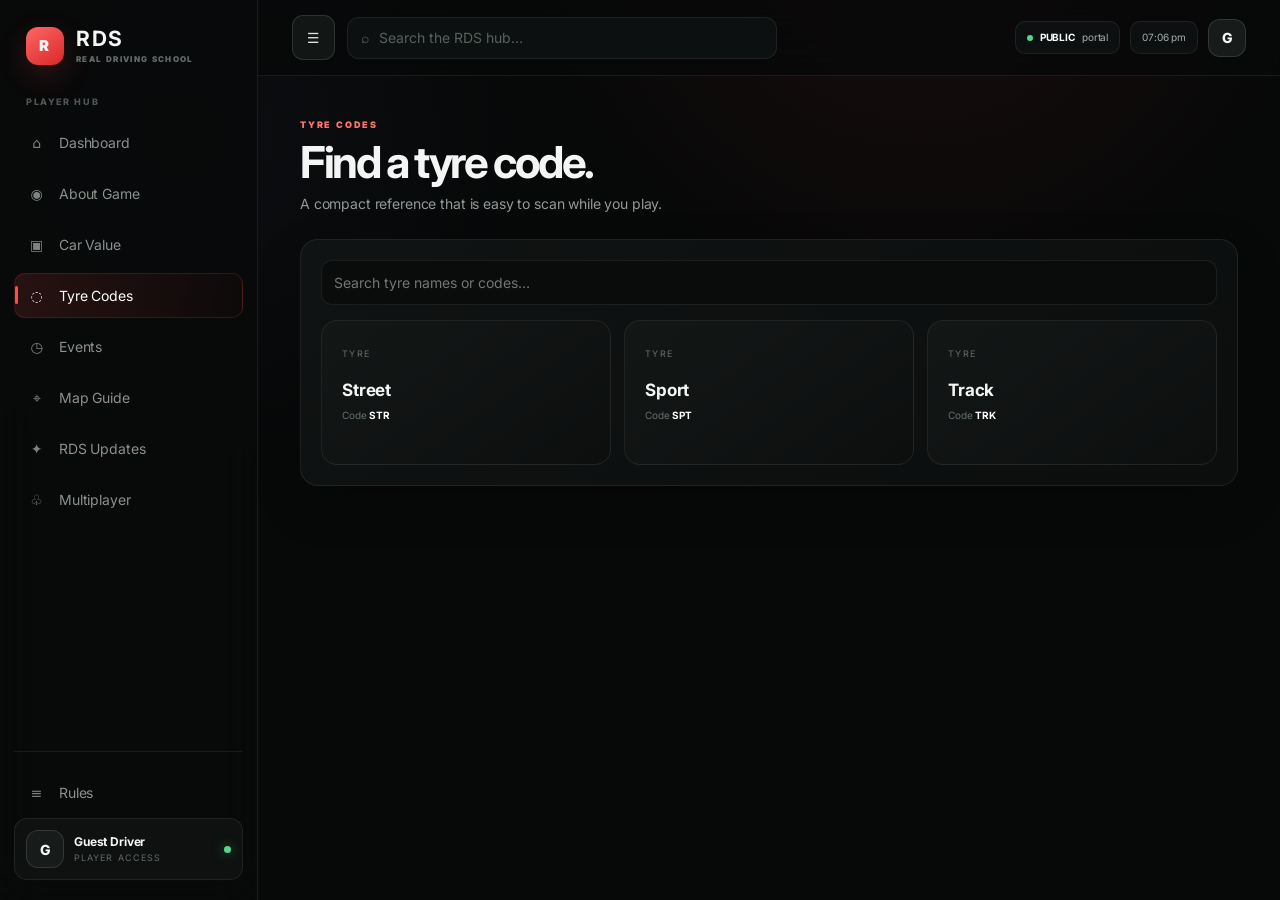
<file: tyre-codes.html>
<!doctype html><html lang="en"><head><meta charset="utf-8"><meta name="viewport" content="width=device-width,initial-scale=1"><title>Tyre Codes — RDS</title><link rel="stylesheet" href="assets/css/style.css"></head><body><div class="app">
<aside class="sidebar"><a class="brand" href="home.html"><span class="brand-mark">R</span><span class="brand-copy"><strong>RDS</strong><span>REAL DRIVING SCHOOL</span></span></a>
<div class="side-label">PLAYER HUB</div>
<a class="side-link " data-nav href="home.html"><span class="side-ico">⌂</span><span>Dashboard</span></a>
<a class="side-link " data-nav href="about.html"><span class="side-ico">◉</span><span>About Game</span></a>
<a class="side-link " data-nav href="cars.html"><span class="side-ico">▣</span><span>Car Value</span></a>
<a class="side-link active" data-nav href="tyre-codes.html"><span class="side-ico">◌</span><span>Tyre Codes</span></a>
<a class="side-link " data-nav href="events.html"><span class="side-ico">◷</span><span>Events</span></a>
<a class="side-link " data-nav href="map-guide.html"><span class="side-ico">⌖</span><span>Map Guide</span></a>
<a class="side-link " data-nav href="updates.html"><span class="side-ico">✦</span><span>RDS Updates</span></a>
<a class="side-link " data-nav href="multiplayer.html"><span class="side-ico">♧</span><span>Multiplayer</span></a>
<div class="side-bottom"><a class="side-link " data-nav href="rules.html"><span class="side-ico">≡</span><span>Rules</span></a>
<div class="player-card"><div class="avatar">G</div><div><strong>Guest Driver</strong><span>PLAYER ACCESS</span></div><span class="status-dot"></span></div></div></aside><main class="main"><header class="topbar"><div class="top-left"><button class="btn menu-toggle" data-menu>☰</button><div class="searchbox">⌕ <input data-search placeholder="Search the RDS hub…"></div></div><div class="top-right"><div class="top-chip"><span class="live"></span><b>PUBLIC</b> portal</div><div class="top-chip" data-clock>--:--</div><div class="avatar">G</div></div></header><section class="content">
<div class="page-head"><div><p class="eyebrow">TYRE CODES</p><h1>Find a tyre code.</h1><p>A compact reference that is easy to scan while you play.</p></div></div>
<section class="panel" style="padding:20px"><div class="list-search" style="margin-bottom:15px"><input data-search placeholder="Search tyre names or codes…"></div><div class="cards-3"><div class="feature-card" data-search-item><span class="num">TYRE</span><h3>Street</h3><p>Code <b style="color:#fff">STR</b></p></div><div class="feature-card" data-search-item><span class="num">TYRE</span><h3>Sport</h3><p>Code <b style="color:#fff">SPT</b></p></div><div class="feature-card" data-search-item><span class="num">TYRE</span><h3>Track</h3><p>Code <b style="color:#fff">TRK</b></p></div></div></section></section></main></div><script src="assets/js/app.js"></script></body></html>
</file>
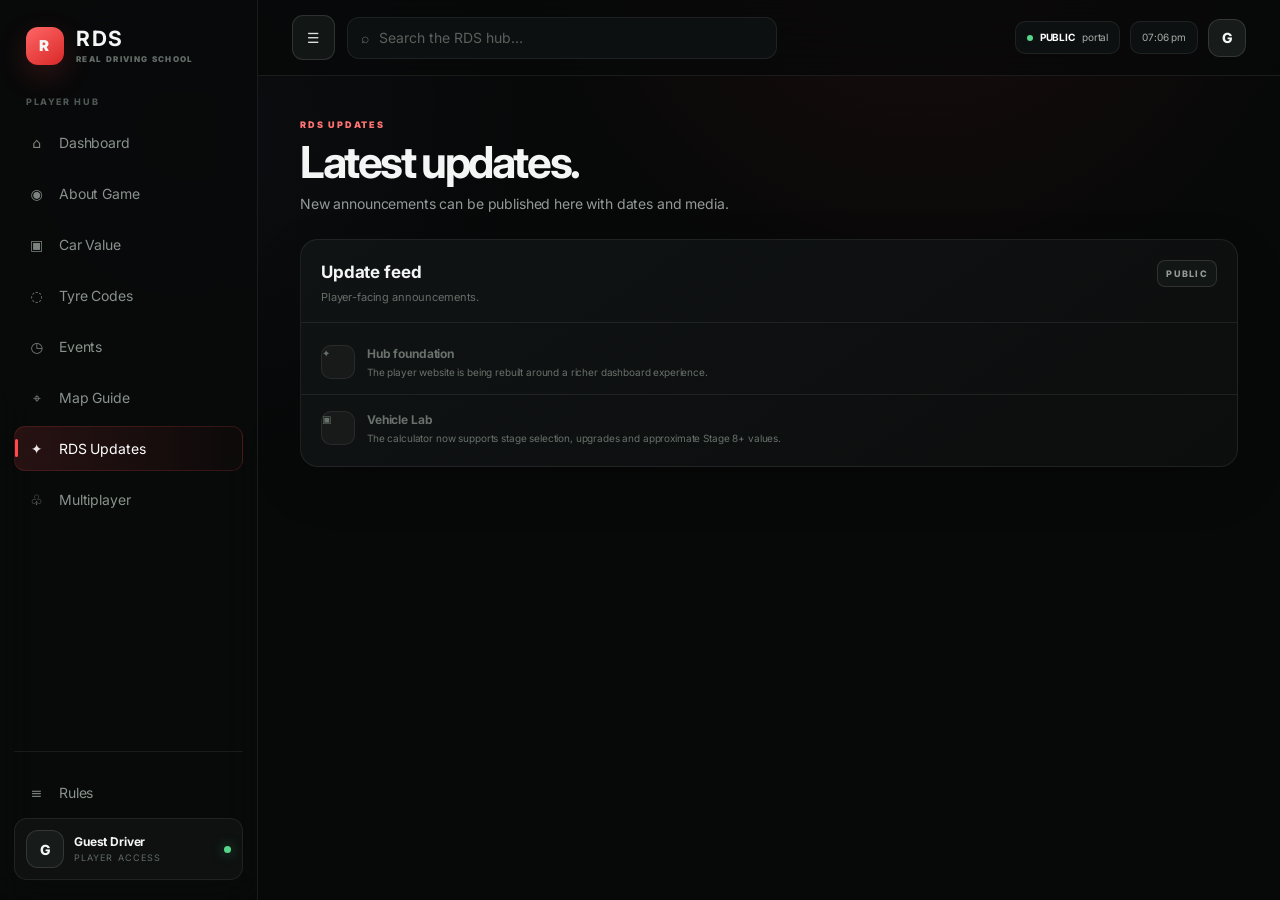
<file: updates.html>
<!doctype html><html lang="en"><head><meta charset="utf-8"><meta name="viewport" content="width=device-width,initial-scale=1"><title>Updates — RDS</title><link rel="stylesheet" href="assets/css/style.css"></head><body><div class="app">
<aside class="sidebar"><a class="brand" href="home.html"><span class="brand-mark">R</span><span class="brand-copy"><strong>RDS</strong><span>REAL DRIVING SCHOOL</span></span></a>
<div class="side-label">PLAYER HUB</div>
<a class="side-link " data-nav href="home.html"><span class="side-ico">⌂</span><span>Dashboard</span></a>
<a class="side-link " data-nav href="about.html"><span class="side-ico">◉</span><span>About Game</span></a>
<a class="side-link " data-nav href="cars.html"><span class="side-ico">▣</span><span>Car Value</span></a>
<a class="side-link " data-nav href="tyre-codes.html"><span class="side-ico">◌</span><span>Tyre Codes</span></a>
<a class="side-link " data-nav href="events.html"><span class="side-ico">◷</span><span>Events</span></a>
<a class="side-link " data-nav href="map-guide.html"><span class="side-ico">⌖</span><span>Map Guide</span></a>
<a class="side-link active" data-nav href="updates.html"><span class="side-ico">✦</span><span>RDS Updates</span></a>
<a class="side-link " data-nav href="multiplayer.html"><span class="side-ico">♧</span><span>Multiplayer</span></a>
<div class="side-bottom"><a class="side-link " data-nav href="rules.html"><span class="side-ico">≡</span><span>Rules</span></a>
<div class="player-card"><div class="avatar">G</div><div><strong>Guest Driver</strong><span>PLAYER ACCESS</span></div><span class="status-dot"></span></div></div></aside><main class="main"><header class="topbar"><div class="top-left"><button class="btn menu-toggle" data-menu>☰</button><div class="searchbox">⌕ <input data-search placeholder="Search the RDS hub…"></div></div><div class="top-right"><div class="top-chip"><span class="live"></span><b>PUBLIC</b> portal</div><div class="top-chip" data-clock>--:--</div><div class="avatar">G</div></div></header><section class="content">
<div class="page-head"><div><p class="eyebrow">RDS UPDATES</p><h1>Latest updates.</h1><p>New announcements can be published here with dates and media.</p></div></div>
<section class="panel"><div class="panel-head"><div><h2>Update feed</h2><p>Player-facing announcements.</p></div><span class="tag">PUBLIC</span></div><div class="activity"><div class="activity-row"><span class="activity-icon">✦</span><span><strong>Hub foundation</strong><span>The player website is being rebuilt around a richer dashboard experience.</span></span></div><div class="activity-row"><span class="activity-icon">▣</span><span><strong>Vehicle Lab</strong><span>The calculator now supports stage selection, upgrades and approximate Stage 8+ values.</span></span></div></div></section></section></main></div><script src="assets/js/app.js"></script></body></html>
</file>
<file: assets/css/style.css>
@import url('https://fonts.googleapis.com/css2?family=Inter:wght@400;500;600;700;800;900&display=swap');
:root{--bg:#070808;--surface:#0d0f0f;--surface2:#111414;--surface3:#161919;--line:rgba(255,255,255,.075);--line2:rgba(255,255,255,.12);--text:#f4f6f5;--muted:#929b96;--muted2:#626b66;--red:#ff4b4b;--red2:#ff7272;--green:#55d68a;--blue:#79a8ff;--shadow:0 22px 70px rgba(0,0,0,.34);--radius:18px}
*{box-sizing:border-box}html{scroll-behavior:smooth}body{margin:0;background:radial-gradient(circle at 72% -10%,rgba(255,75,75,.08),transparent 30%),radial-gradient(circle at 15% 15%,rgba(120,160,255,.035),transparent 26%),var(--bg);color:var(--text);font:14px/1.5 Inter,system-ui,-apple-system,Segoe UI,sans-serif;letter-spacing:-.01em}body:before{content:"";position:fixed;inset:0;pointer-events:none;background-image:linear-gradient(rgba(255,255,255,.012) 1px,transparent 1px),linear-gradient(90deg,rgba(255,255,255,.012) 1px,transparent 1px);background-size:60px 60px;mask-image:linear-gradient(to bottom,black,transparent 90%);opacity:.35}a{color:inherit;text-decoration:none}button,input,select{font:inherit}button{color:inherit}.hidden{display:none!important}.app{min-height:100vh}
.sidebar{position:fixed;inset:0 auto 0 0;width:258px;z-index:50;background:rgba(9,10,10,.84);backdrop-filter:blur(22px);border-right:1px solid var(--line);padding:20px 14px;display:flex;flex-direction:column}.brand{display:flex;align-items:center;gap:12px;padding:7px 12px 30px;font-weight:900;font-size:21px;letter-spacing:.08em}.brand-mark{width:38px;height:38px;border-radius:12px;display:grid;place-items:center;background:linear-gradient(145deg,#ff6666,#d92828);box-shadow:0 10px 30px rgba(255,75,75,.18);font-size:15px}.brand-copy{display:flex;flex-direction:column}.brand-copy strong{line-height:1}.brand-copy span{font-size:8px;color:var(--muted2);letter-spacing:.17em;margin-top:4px}.side-label{font-size:9px;letter-spacing:.18em;color:#4e5752;font-weight:800;padding:0 12px 8px}.side-link{position:relative;display:flex;align-items:center;gap:13px;padding:11px 12px;margin:3px 0;color:#89928c;border:1px solid transparent;border-radius:11px;transition:.2s ease;overflow:hidden}.side-link:before{content:"";width:3px;height:18px;border-radius:4px;background:var(--red);position:absolute;left:0;transform:translateX(-7px);transition:.2s}.side-link:hover{background:rgba(255,255,255,.035);color:#fff}.side-link.active{background:linear-gradient(90deg,rgba(255,75,75,.13),rgba(255,75,75,.025));color:#fff;border-color:rgba(255,75,75,.16)}.side-link.active:before{transform:translateX(0)}.side-ico{width:19px;text-align:center;color:inherit;opacity:.9}.side-bottom{margin-top:auto;padding-top:15px;border-top:1px solid var(--line)}.player-card{display:flex;align-items:center;gap:10px;padding:11px;background:#0e1110;border:1px solid var(--line);border-radius:13px}.avatar{width:38px;height:38px;border-radius:12px;display:grid;place-items:center;background:#171b19;border:1px solid var(--line2);font-weight:800}.player-card div:nth-child(2){min-width:0}.player-card strong,.player-card span{display:block}.player-card strong{font-size:12px}.player-card span{font-size:9px;color:var(--muted2);letter-spacing:.12em}.status-dot{width:7px;height:7px;border-radius:50%;background:var(--green);box-shadow:0 0 12px rgba(85,214,138,.5);margin-left:auto}
.main{margin-left:258px;min-height:100vh}.topbar{height:76px;position:sticky;top:0;z-index:40;display:flex;align-items:center;justify-content:space-between;padding:0 34px;border-bottom:1px solid var(--line);background:rgba(8,9,9,.72);backdrop-filter:blur(20px)}.top-left{display:flex;align-items:center;gap:12px}.menu-toggle{display:none}.searchbox{width:min(430px,45vw);height:42px;display:flex;align-items:center;gap:9px;padding:0 13px;border:1px solid var(--line);background:#0d1010;border-radius:12px;color:#646e68}.searchbox input{width:100%;border:0;outline:0;background:transparent;color:#fff}.searchbox input::placeholder{color:#58615b}.top-right{display:flex;align-items:center;gap:10px}.top-chip{display:flex;align-items:center;gap:7px;padding:8px 11px;border:1px solid var(--line);background:#0d1010;border-radius:10px;color:#a7afa9;font-size:10px}.top-chip b{color:#fff}.top-chip .live{width:6px;height:6px;border-radius:50%;background:var(--green)}
.content{max-width:1410px;margin:auto;padding:42px 42px 90px}.eyebrow{margin:0 0 8px;color:var(--red2);font-size:9px;font-weight:900;letter-spacing:.2em}.page-head{display:flex;justify-content:space-between;align-items:flex-end;gap:20px;margin-bottom:25px}.page-head h1{margin:0;font-size:44px;line-height:1;letter-spacing:-.055em}.page-head p:not(.eyebrow){margin:9px 0 0;color:var(--muted)}.actions{display:flex;gap:9px;flex-wrap:wrap}.btn,.primary{display:inline-flex;align-items:center;justify-content:center;gap:12px;border:1px solid transparent;border-radius:11px;padding:11px 14px;font-weight:800;cursor:pointer;transition:.18s}.btn:hover,.primary:hover{transform:translateY(-1px)}.btn{background:#121615;border-color:var(--line2);color:#dce1de}.primary{background:linear-gradient(145deg,#ff5b5b,#e23838);box-shadow:0 12px 28px rgba(255,75,75,.14);color:#fff}.btn.ghost{background:transparent;border-color:var(--line)}
.dashboard-hero{position:relative;overflow:hidden;min-height:260px;border-radius:24px;border:1px solid var(--line);background:radial-gradient(circle at 78% 24%,rgba(255,75,75,.2),transparent 26%),linear-gradient(120deg,#171a18,#0c0f0e 48%,#101212);box-shadow:var(--shadow);padding:30px}.dashboard-hero:after{content:"";position:absolute;inset:auto -10% -45% 42%;height:260px;background:repeating-linear-gradient(170deg,rgba(255,255,255,.05) 0 1px,transparent 1px 26px);transform:rotate(-7deg);opacity:.35}.hero-copy{position:relative;z-index:2;max-width:650px}.hero-copy h1{margin:0;font-size:48px;line-height:1.02;letter-spacing:-.06em}.hero-copy p{color:#9fa8a3;max-width:520px;margin:12px 0 22px}.hero-meta{display:flex;gap:18px;flex-wrap:wrap}.hero-meta span{font-size:10px;color:#727b75;letter-spacing:.08em}.hero-meta b{color:#e5e9e7;margin-left:5px}.hero-visual{position:absolute;right:28px;top:28px;width:38%;height:204px;border-radius:18px;border:1px solid rgba(255,255,255,.08);overflow:hidden;background:radial-gradient(circle at 70% 46%,rgba(255,90,90,.26),transparent 15%),radial-gradient(circle at 58% 55%,rgba(255,255,255,.08),transparent 17%),linear-gradient(130deg,#252b28 0,#101313 46%,#090a0a 100%)}.hero-visual:before{content:"";position:absolute;width:72%;height:70%;left:13%;top:15%;border:1px solid rgba(255,255,255,.09);transform:skewX(-18deg);box-shadow:0 0 0 22px rgba(255,255,255,.015),0 0 0 45px rgba(255,255,255,.008)}.hero-visual:after{content:"RDS";position:absolute;inset:0;display:grid;place-items:center;font-size:72px;font-weight:900;letter-spacing:.12em;color:rgba(255,255,255,.045)}
.metric-grid{display:grid;grid-template-columns:repeat(4,1fr);gap:13px;margin:14px 0}.metric{padding:18px;border:1px solid var(--line);background:linear-gradient(145deg,#111414,#0d0f0f);border-radius:16px}.metric-top{display:flex;justify-content:space-between;color:#6a736e;font-size:9px;letter-spacing:.16em;font-weight:800}.metric h3{margin:10px 0 2px;font-size:24px;letter-spacing:-.045em}.metric p{margin:0;color:#707974;font-size:10px}.metric-accent h3{color:#ff8a8a}.grid-2{display:grid;grid-template-columns:1.25fr .75fr;gap:14px}.panel{border:1px solid var(--line);background:linear-gradient(145deg,#101313,#0c0e0e);border-radius:18px;box-shadow:0 18px 48px rgba(0,0,0,.18)}.panel-head{display:flex;justify-content:space-between;align-items:flex-start;gap:12px;padding:20px 20px 16px;border-bottom:1px solid var(--line)}.panel-head h2{margin:0;font-size:17px}.panel-head p{margin:4px 0 0;color:#656e69;font-size:11px}.activity{padding:6px 0}.activity-row{display:flex;gap:12px;padding:14px 20px;border-bottom:1px solid var(--line)}.activity-row:last-child{border-bottom:0}.activity-icon{width:34px;height:34px;flex:0 0 auto;display:grid;place-items:center;border-radius:10px;background:#171a18;border:1px solid var(--line);color:#ff8585;font-size:12px}.activity-row strong{display:block;font-size:12px}.activity-row span{display:block;color:#68716b;font-size:10px;margin-top:2px}.quick-grid{display:grid;grid-template-columns:1fr 1fr;gap:9px;padding:20px}.quick{padding:15px;border:1px solid var(--line);border-radius:14px;background:#0d1010;transition:.18s}.quick:hover{border-color:var(--line2);transform:translateY(-2px)}.quick b{display:block;font-size:12px}.quick span{display:block;color:#69716c;font-size:10px;margin-top:4px}.quick .q-arrow{display:block;margin-top:15px;color:#aeb5b0}.section-row{display:flex;align-items:end;justify-content:space-between;margin:35px 0 12px}.section-row h2{margin:0;font-size:20px}.section-row span{font-size:10px;color:#656d68}.cards-3{display:grid;grid-template-columns:repeat(3,1fr);gap:13px}.feature-card{position:relative;min-height:145px;padding:20px;border:1px solid var(--line);border-radius:16px;overflow:hidden;background:linear-gradient(145deg,#131716,#0d0f0f);transition:.18s}.feature-card:hover{transform:translateY(-2px);border-color:var(--line2)}.feature-card .num{font-size:9px;color:#666f69;letter-spacing:.16em}.feature-card h3{margin:16px 0 5px;font-size:17px}.feature-card p{margin:0;color:#68716c;font-size:10px}.feature-card .corner{position:absolute;right:18px;bottom:15px;color:#6b736e}
.tool-layout{display:grid;grid-template-columns:320px minmax(0,1fr);gap:14px}.list-panel{padding:12px}.list-search{margin-bottom:9px}.list-search input{width:100%;border:1px solid var(--line);background:#0a0c0c;color:#fff;outline:0;border-radius:11px;padding:11px 12px}.car-list{display:flex;flex-direction:column;gap:7px;max-height:630px;overflow:auto;padding-right:2px}.car-row{display:grid;grid-template-columns:48px 1fr 18px;gap:11px;align-items:center;text-align:left;width:100%;padding:10px;border:1px solid transparent;background:#0e1110;border-radius:12px;cursor:pointer}.car-row:hover{background:#141716}.car-row.chosen{background:linear-gradient(90deg,rgba(255,75,75,.12),rgba(255,75,75,.025));border-color:rgba(255,75,75,.18)}.car-thumb{width:48px;height:44px;border-radius:10px;display:grid;place-items:center;background:linear-gradient(145deg,#251718,#151817);border:1px solid rgba(255,255,255,.06);color:#ff7c7c;font-size:9px;font-weight:900}.car-row b{font-size:11px;display:block}.car-row span{display:block;color:#5f6862;font-size:9px;margin-top:3px}.car-row strong{color:#6b746e}.calc-panel{padding:22px}.calc-top{display:flex;justify-content:space-between;gap:20px;align-items:flex-start;margin-bottom:18px}.calc-top h2{margin:0;font-size:24px;letter-spacing:-.04em}.calc-top p{margin:5px 0 0;color:#717a74;font-size:10px}.tag{padding:6px 8px;border-radius:8px;border:1px solid var(--line2);background:#121615;color:#929b95;font-size:9px;font-weight:800;letter-spacing:.14em}.field{margin-bottom:16px}.field label{display:block;color:#c8cfcb;font-size:10px;font-weight:800;letter-spacing:.08em}.field select,.field input[type=text],.field input[type=number]{width:100%;margin-top:7px;border:1px solid var(--line);background:#0a0c0c;color:#fff;border-radius:11px;padding:11px 12px;outline:0}.stage-grid{display:grid;grid-template-columns:repeat(7,1fr);gap:6px;margin-top:7px}.stage-btn{padding:9px 3px;border-radius:9px;border:1px solid var(--line);background:#0d1010;color:#78807b;font-size:9px;font-weight:800;cursor:pointer}.stage-btn:hover{border-color:var(--line2);color:#fff}.stage-btn.active{background:rgba(255,75,75,.11);border-color:rgba(255,75,75,.34);color:#ff8b8b}.stage-more{grid-column:1/-1}.option-cards{display:grid;grid-template-columns:repeat(2,1fr);gap:8px;margin:16px 0}.option{position:relative;display:flex;gap:10px;align-items:flex-start;padding:12px;border:1px solid var(--line);border-radius:12px;background:#0d1010;cursor:pointer}.option:hover{border-color:var(--line2)}.option input{margin-top:2px;accent-color:var(--red)}.option b{display:block;font-size:11px}.option small{display:block;color:#626b65;font-size:9px;margin-top:2px}.value-row{display:grid;grid-template-columns:1fr 1fr;gap:9px}.result-box{margin-top:18px;padding:17px;border:1px solid rgba(255,75,75,.17);border-radius:15px;background:linear-gradient(145deg,rgba(255,75,75,.11),rgba(255,75,75,.025))}.result-label{font-size:9px;font-weight:800;color:#ad7777;letter-spacing:.16em}.result-main{display:flex;align-items:end;justify-content:space-between;gap:15px}.result-main strong{font-size:37px;letter-spacing:-.055em}.result-main span{color:#727a75;font:10px ui-monospace,SFMono-Regular,Menlo,monospace}.result-note{margin:10px 0 0;color:#686f6a;font-size:9px}.spec-grid{display:grid;grid-template-columns:repeat(3,1fr);margin-top:11px;border:1px solid var(--line);border-radius:11px;overflow:hidden}.spec{padding:12px;border-right:1px solid var(--line)}.spec:last-child{border-right:0}.spec small{display:block;color:#626b65;font-size:8px;letter-spacing:.14em}.spec b{display:block;margin-top:4px;font-size:14px}
.landing{min-height:100vh;overflow:hidden;background:#050606}.landing-bg{position:fixed;inset:0;background:linear-gradient(120deg,#141817,#090b0a 50%,#080909);overflow:hidden}.landing-bg video{position:absolute;width:100%;height:100%;object-fit:cover;filter:saturate(.72) contrast(1.05) brightness(.6)}.landing-bg:after{content:"";position:absolute;inset:0;background:linear-gradient(90deg,rgba(4,5,5,.93) 0%,rgba(4,5,5,.65) 45%,rgba(4,5,5,.55) 100%),linear-gradient(0deg,rgba(0,0,0,.8),transparent 50%);backdrop-filter:saturate(.7)}.road-art{position:absolute;inset:0;background:radial-gradient(circle at 75% 48%,rgba(255,75,75,.17),transparent 18%),repeating-linear-gradient(165deg,transparent 0 44px,rgba(255,255,255,.055) 45px,transparent 46px 90px);transform:skewX(-8deg) scale(1.12);opacity:.25}.landing-shell{position:relative;z-index:2;min-height:100vh;display:flex;align-items:center;padding:7vw 8vw}.landing-copy{max-width:760px}.landing-mark{display:flex;align-items:center;gap:12px;margin-bottom:35px}.landing-mark .brand-mark{width:46px;height:46px}.landing-mark strong{font-size:13px;letter-spacing:.18em}.landing-copy h1{font-size:clamp(56px,7vw,110px);line-height:.88;letter-spacing:-.07em;margin:0;max-width:850px}.landing-copy h1 span{color:#ff7a7a}.landing-copy>p{max-width:620px;color:#a3aaa5;font-size:16px;margin:22px 0 28px}.landing-actions{display:flex;align-items:center;gap:12px;flex-wrap:wrap}.continue{padding:13px 18px}.landing-foot{position:absolute;bottom:28px;left:8vw;right:8vw;display:flex;justify-content:space-between;color:#5f6863;font-size:9px;letter-spacing:.12em;text-transform:uppercase}.landing-foot b{color:#b3bbb5}.reveal{opacity:0;transform:translateY(10px);transition:opacity .55s ease,transform .55s ease}.reveal.revealed{opacity:1;transform:none}
::-webkit-scrollbar{width:8px}::-webkit-scrollbar-track{background:transparent}::-webkit-scrollbar-thumb{background:#202522;border-radius:10px}
@media(max-width:1100px){.metric-grid{grid-template-columns:repeat(2,1fr)}.grid-2{grid-template-columns:1fr}.hero-visual{opacity:.46;width:44%}.tool-layout{grid-template-columns:1fr}.car-list{max-height:260px}}
@media(max-width:880px){.sidebar{width:76px;padding:18px 8px}.brand-copy,.side-label,.side-link span,.player-card div:not(.avatar),.status-dot{display:none}.brand{justify-content:center}.side-link{justify-content:center}.main{margin-left:76px}.topbar{padding:0 18px}.content{padding:30px 18px 65px}.page-head{align-items:flex-start;flex-direction:column}.page-head h1{font-size:36px}.hero-visual{display:none}}
@media(max-width:600px){.metric-grid,.cards-3,.option-cards,.value-row,.spec-grid{grid-template-columns:1fr}.stage-grid{grid-template-columns:repeat(4,1fr)}.top-right .top-chip{display:none}.searchbox{width:100%}.topbar{gap:10px}.dashboard-hero{padding:24px}.hero-copy h1{font-size:40px}.landing-shell{padding:28px}.landing-copy h1{font-size:54px}.landing-foot{left:28px;right:28px}.landing-foot span:last-child{display:none}}
</file>
